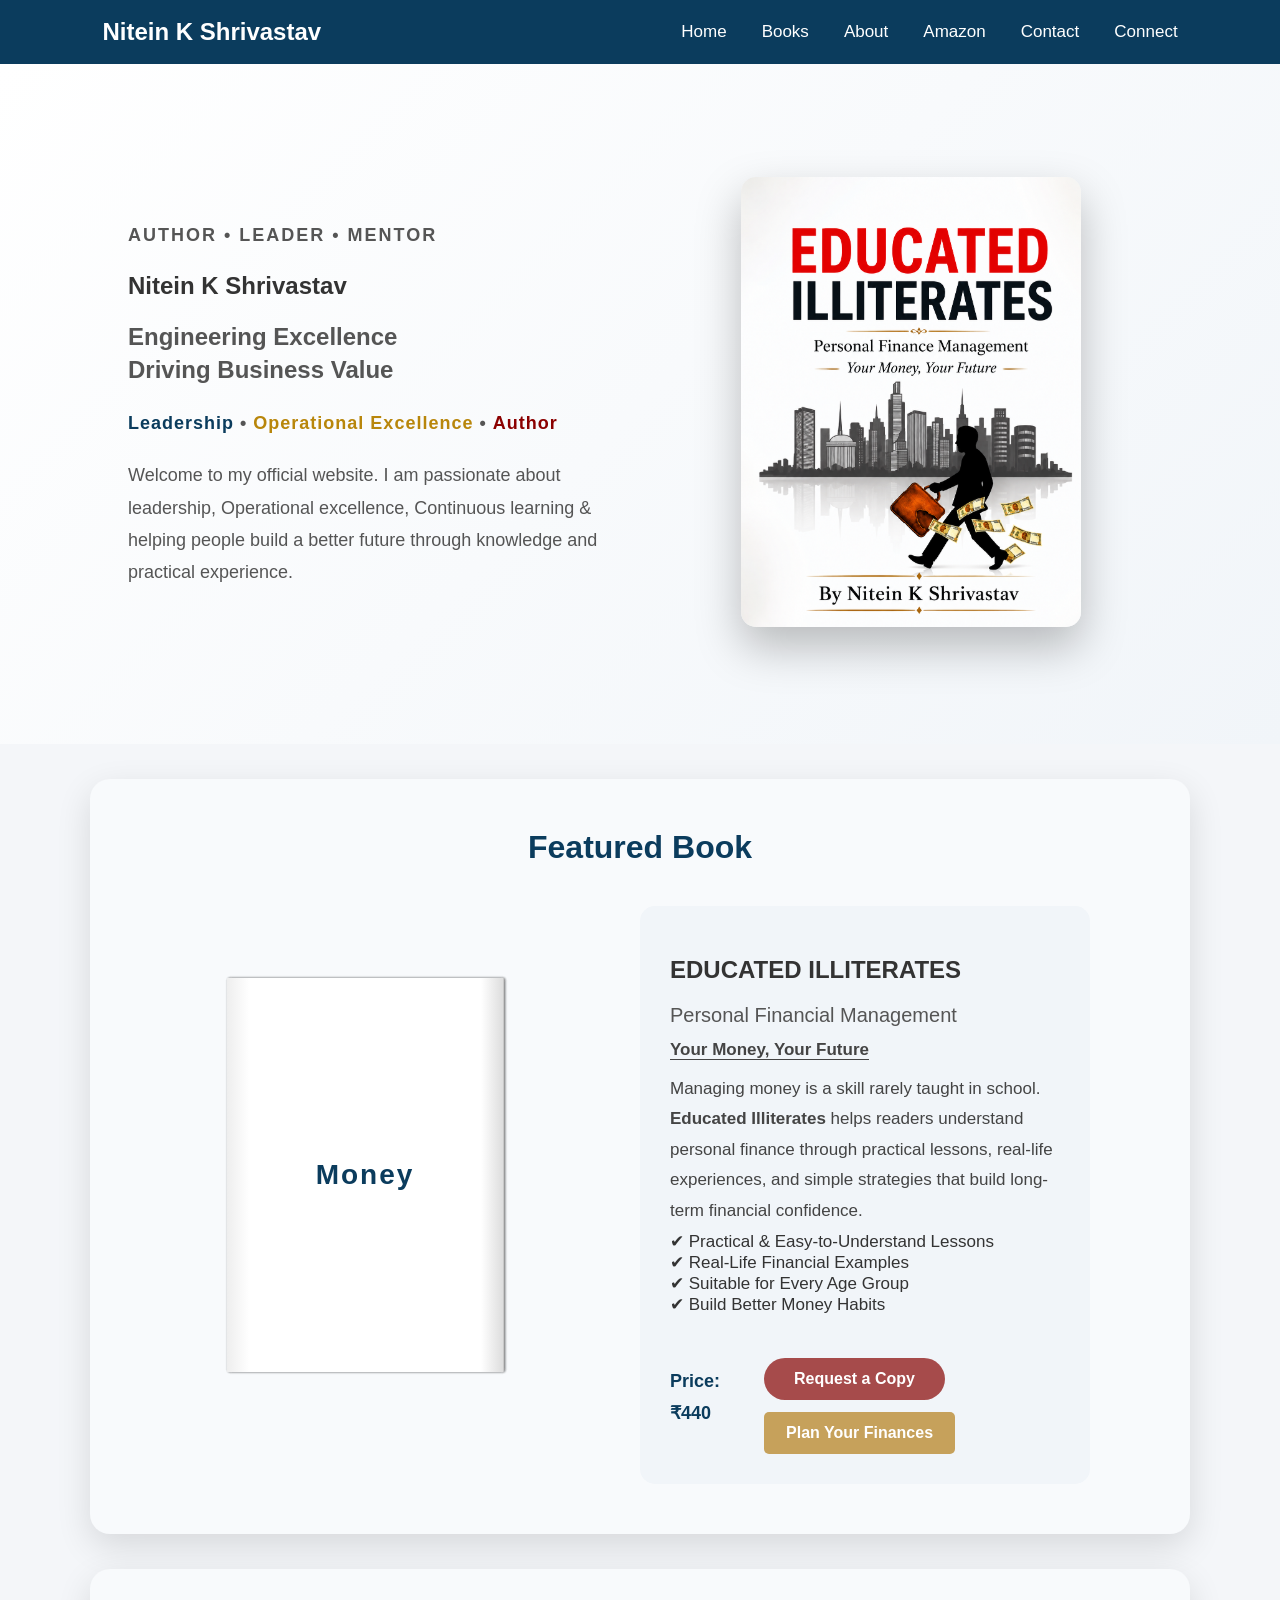
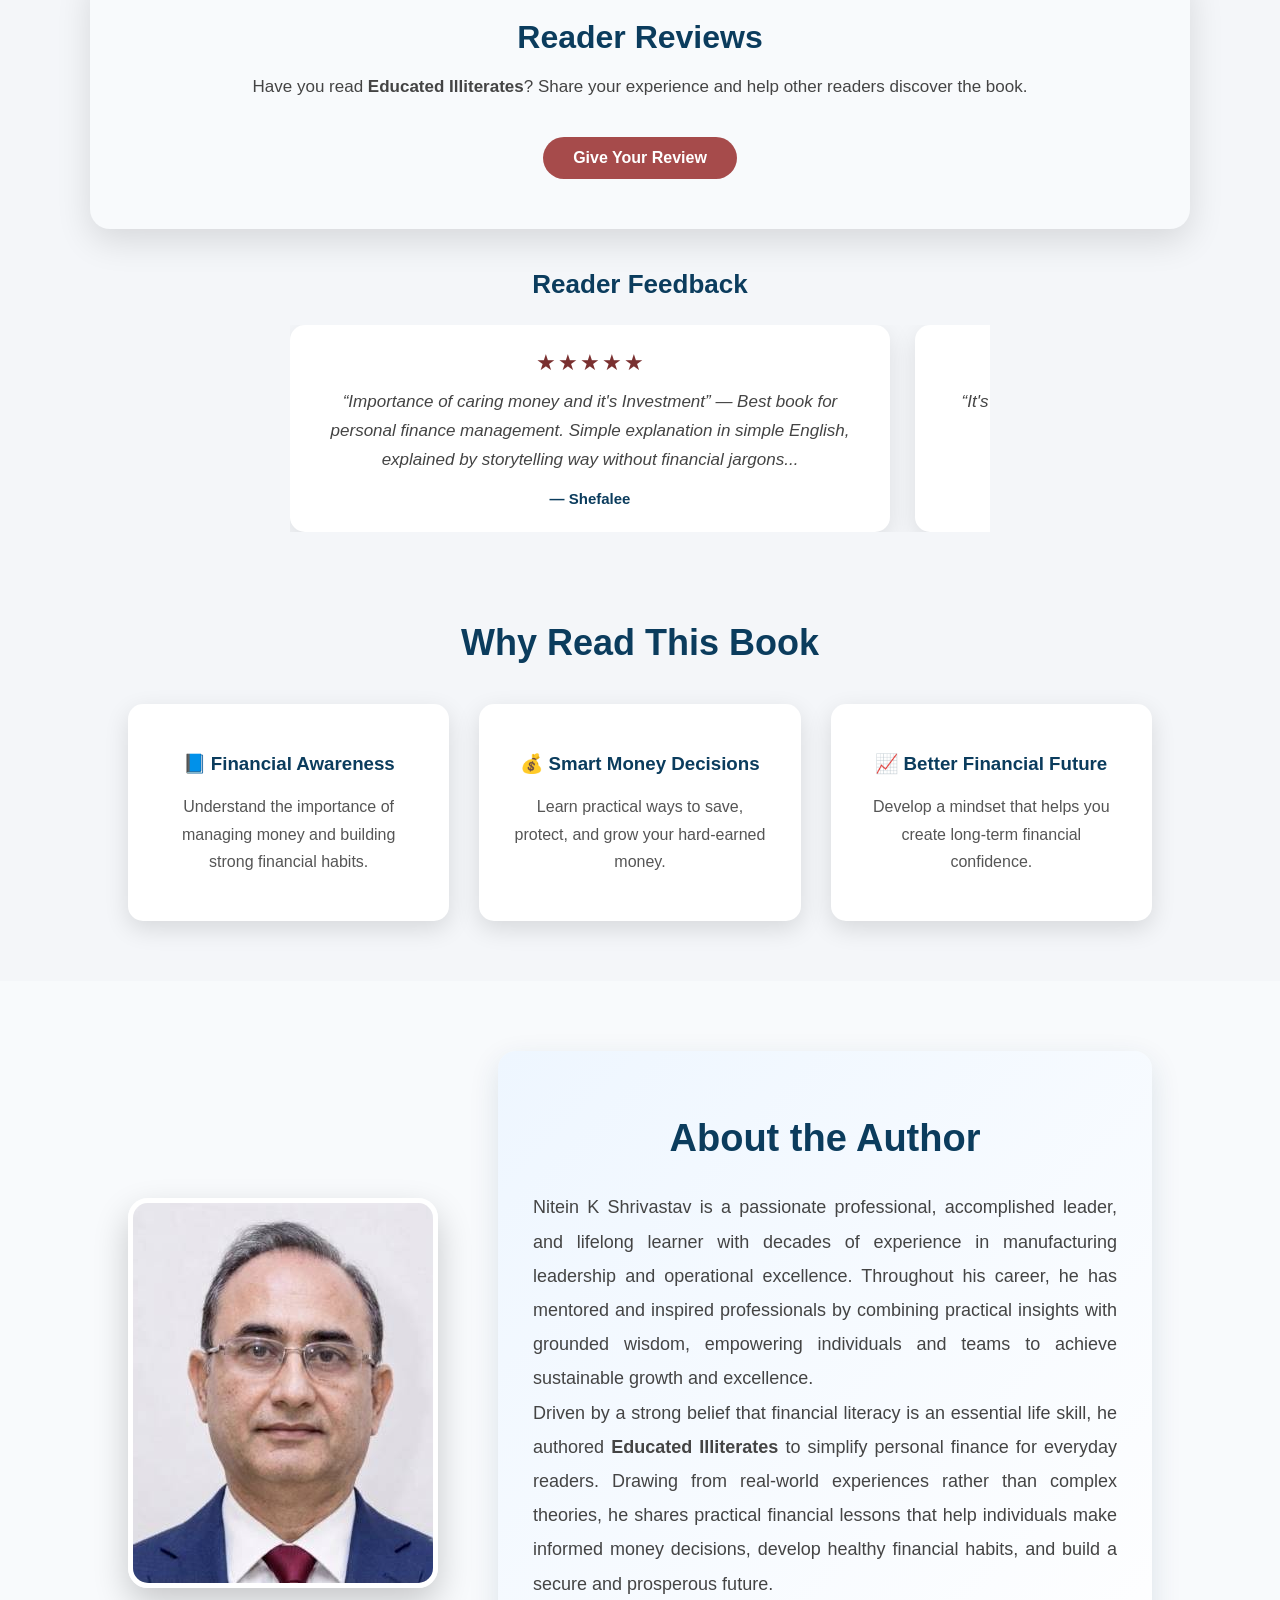
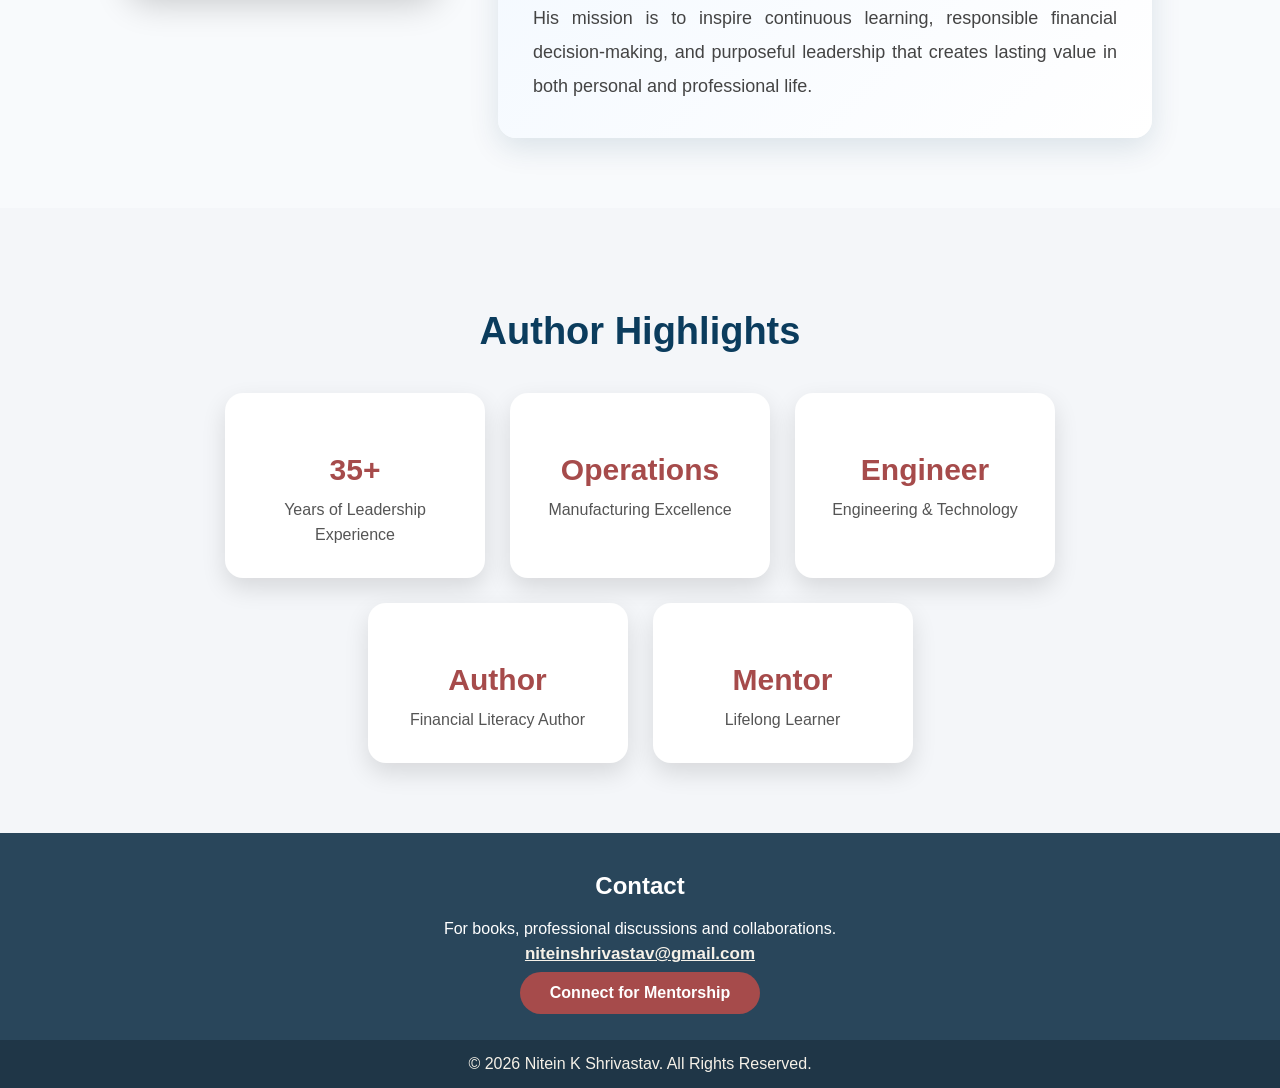
<file: index.html>
<!DOCTYPE html>
<html lang="en">
<head>
<meta charset="UTF-8">
<meta name="viewport" content="width=device-width, initial-scale=1.0">

<title>Nitein K Shrivastav | Author, Leader & Mentor</title>

<meta name="description" content="Official website of Nitein K Shrivastav, author, leader and mentor. Explore his book Educated Illiterates, focused on personal finance, financial literacy and money management.">

<meta name="keywords" content="Nitein K Shrivastav, Nitein K Shrivastav author, Educated Illiterates, personal finance book, financial literacy, money management, personal finance, author website">

<meta name="author" content="Nitein K Shrivastav">

<meta name="robots" content="index, follow">

<link rel="canonical" href="https://niteinkshrivastav.github.io/">

<link rel="stylesheet" href="style.css">

</head>

<body>

<nav class="navbar">

    <div class="logo">
        <strong>Nitein K Shrivastav</strong>
    </div>

    <ul class="nav-links">
<li><a href="#home">Home</a></li>
<li><a href="#book">Books</a></li>
<li><a href="#about">About</a></li>
<li><a href="https://www.amazon.in/Educated-Illiterates-Personal-Finance-Management-ebook/dp/B0GMXMVHQV" target="_blank">Amazon</a></li>
<li><a href="#contact">Contact</a></li>
<li><a href="https://tally.so/r/1AaPGb" target="_blank">Connect</a></li>
    </ul>

</nav>


<section id="home" class="hero">

    <div class="hero-text">

        <p class="tagline">AUTHOR • LEADER • MENTOR</p>

        <h1>Nitein K Shrivastav</h1>

       <h3 class="hero-subtitle">
Engineering Excellence<br>
Driving Business Value
</h3>

<p class="hero-tags">
<span class="leadership">Leadership</span> • 
<span class="operations">Operational Excellence</span> • 
<span class="author">Author</span>
</p>

        <p>
            Welcome to my official website. I am passionate about leadership,
            Operational excellence, Continuous learning & helping people
            build a better future through knowledge and practical experience.
        </p>

    </div>

    <div class="hero-image">

        <img src="book-cover.png" alt="Educated Illiterates by Nitein K Shrivastav – Personal Financial Management book cover">

    </div>

</section>


<section id="book" class="book-section">

<h2 class="featured-title">Featured Book</h2>

<div class="book-container">

<div class="book-image">

    <div class="book-3d">

        <div class="book-cover-face book-front">
            <img src="book-cover.png" alt="Educated Illiterates Front Cover">
        </div>

        <div class="book-pages">
            <span>Money</span>
            <span>Plan</span>
            <span>Save</span>
            <span>Invest</span>
            <span>Grow</span>
            <span>Protect</span>
        </div>

        <div class="book-cover-face book-back">
            <img src="book-cover-back.png" alt="Educated Illiterates Back Cover">
        </div>

    </div>

</div>

<div class="book-content">

<h2>EDUCATED ILLITERATES</h2>

<h3>Personal Financial Management</h3>

<p class="book-tagline">
Your Money, Your Future
</p>

<p class="book-description">
Managing money is a skill rarely taught in school. <strong>Educated Illiterates</strong> helps readers understand personal finance through practical lessons, real-life experiences, and simple strategies that build long-term financial confidence.
</p>

<ul class="book-benefits">

<li>✔ Practical & Easy-to-Understand Lessons</li>

<li>✔ Real-Life Financial Examples</li>

<li>✔ Suitable for Every Age Group</li>

<li>✔ Build Better Money Habits</li>

</ul>

<div class="book-action-row">

    <p class="book-price">
        Price: ₹440
    </p>

    <div class="book-buttons">

        <a href="https://tally.so/r/MexKzY"
           target="_blank"
           class="request-copy">
            Request a Copy
        </a>

        <a href="financial-calculator.html"
           class="plan-finances">
            Plan Your Finances
        </a>

    </div>

</div>

</div>
</section>  

<section id="reviews" class="reviews-section">

    <h2>Reader Reviews</h2>

    <p>
        Have you read <strong>Educated Illiterates</strong>?
        Share your experience and help other readers discover the book.
    </p>


    <a href="https://tally.so/r/xXWxZ9" target="_blank" class="give-review">
    Give Your Review
</a>

<form id="reviewForm" class="review-form" action="https://formspree.io/f/xeajezve" method="POST">

    <label for="reviewName">Your Name</label>
    <input type="text" id="reviewName" name="name" required>

    <label for="reviewRating">Rating</label>
    <select id="reviewRating" name="rating" required>
        <option value="">Select Rating</option>
        <option value="5">★★★★★ 5 Stars</option>
        <option value="4">★★★★☆ 4 Stars</option>
        <option value="3">★★★☆☆ 3 Stars</option>
        <option value="2">★★☆☆☆ 2 Stars</option>
        <option value="1">★☆☆☆☆ 1 Star</option>
    </select>

    <label for="reviewMessage">Your Review</label>
    <textarea id="reviewMessage" name="message" rows="5" required></textarea>

    <button type="submit">Submit Review</button>

</form>

<div id="reviewSuccess" class="review-success">
    Thank you for sharing your review.<br>
    It has been submitted for approval.
</div>

</section>

<section class="approved-reviews">
    <h3>Reader Feedback</h3>

    <div class="reviews-slider">
        <div class="reviews-track">

            <div class="review-group">

                <div class="review-card">
                    <div class="review-stars">
                        <span>★</span>
                        <span>★</span>
                        <span>★</span>
                        <span>★</span>
                        <span>★</span>
                    </div>
                    
                    <p class="review-text">
                        “Importance of caring money and it's Investment” — Best book for personal finance management. Simple explanation in simple English, explained by storytelling way without financial jargons...
                    </p>
                    <p class="review-author">— Shefalee</p>
                </div>

                <div class="review-card">
                    <div class="review-stars">
                        <span>★</span>
                        <span>★</span>
                        <span>★</span>
                        <span>★</span>
                        <span>★</span>
                    </div>
                    
                    <p class="review-text">
                        “It's very nicely elaborated information for we professionals who are busy in our field n least bothered about future investment.”
                    </p>
                    <p class="review-author">— Ajay Keshwani</p>
                </div>

                <div class="review-card">
                    <div class="review-stars">
                        <span>★</span>
                        <span>★</span>
                        <span>★</span>
                        <span>★</span>
                        <span>★</span>
                    </div>
                    
                    <p class="review-text">
                        “Excellent guide on managing Personal Investment” — Excellent, easy to understand, book on managing personal finances for people busy with routine or lacking expert knowledge on investments.
                    </p>
                    <p class="review-author">— Kindle Reader</p>
                </div>

                <div class="review-card">
                    <div class="review-stars">
                        <span>★</span>
                        <span>★</span>
                        <span>★</span>
                        <span>★</span>
                        <span>★</span>
                    </div>
                    <p class="review-text">
                        “My money, My Investment” — Fabulous, Powerful guide to financial independence, praised for simplifying complex financial concepts. Helpful for financial guidance to create Wealth for future..
                    </p>
                    <p class="review-author">— Hanumant Tomar</p>
                </div>

            </div>

            
            </div>

        </div>
    </div>
</section>

<section class="why-book">

<h2>Why Read This Book</h2>

<div class="why-container">

<div class="why-card">
<h3>📘 Financial Awareness</h3>
<p>
Understand the importance of managing money and building strong financial habits.
</p>
</div>

<div class="why-card">
<h3>💰 Smart Money Decisions</h3>
<p>
Learn practical ways to save, protect, and grow your hard-earned money.
</p>
</div>

<div class="why-card">
<h3>📈 Better Financial Future</h3>
<p>
Develop a mindset that helps you create long-term financial confidence.
</p>
</div>

</div>

</section>

<section id="about" class="about">

<div class="about-container">

<div class="about-image">
<img src="author-photo.png" alt="Nitein K Shrivastav - Author">
</div>

<div class="about-content">

<h2>About the Author</h2>

<p>
Nitein K Shrivastav is a passionate professional, accomplished leader, and lifelong learner with decades of experience in manufacturing leadership and operational excellence. Throughout his career, he has mentored and inspired professionals by combining practical insights with grounded wisdom, empowering individuals and teams to achieve sustainable growth and excellence.
</p>

<p>
Driven by a strong belief that financial literacy is an essential life skill, he authored <strong>Educated Illiterates</strong> to simplify personal finance for everyday readers. Drawing from real-world experiences rather than complex theories, he shares practical financial lessons that help individuals make informed money decisions, develop healthy financial habits, and build a secure and prosperous future.
</p>

<p>
His mission is to inspire continuous learning, responsible financial decision-making, and purposeful leadership that creates lasting value in both personal and professional life.
</p>

</div>

</div>


</section>

<section class="highlights">

<h2>Author Highlights</h2>

<div class="highlight-container">

<div class="highlight-card">
<h3>35+</h3>
<p>Years of Leadership Experience</p>
</div>

<div class="highlight-card">
<h3>Operations</h3>
<p>Manufacturing Excellence</p>
</div>

<div class="highlight-card">
<h3>Engineer</h3>
<p>Engineering & Technology</p>
</div>

<div class="highlight-card">
<h3>Author</h3>
<p>Financial Literacy Author</p>
</div>

<div class="highlight-card">
<h3>Mentor</h3>
<p>Lifelong Learner</p>
</div>

</div>

</section>

<section id="contact" class="contact">

<h2>Contact</h2>

<p>
    For books, professional discussions and collaborations.
</p>

<p>
    <a href="mailto:niteinshrivastav@gmail.com" class="contact-email">
        niteinshrivastav@gmail.com
    </a>
</p>

<p>
    <a href="https://tally.so/r/1AaPGb" target="_blank" class="mentorship-button">
        Connect for Mentorship
    </a>
</p>

</section>


<footer>
© 2026 Nitein K Shrivastav. All Rights Reserved.
</footer>

<script>
const form = document.getElementById("copyRequestForm");
const successMessage = document.getElementById("copySuccess");

form.addEventListener("submit", async function(event) {
    event.preventDefault();

    const response = await fetch(form.action, {
        method: "POST",
        body: new FormData(form),
        headers: {
            "Accept": "application/json"
        }
    });

if (response.ok) {
    form.reset();
    form.style.display = "none";
    successMessage.style.display = "block";
}
});

const reviewForm = document.getElementById("reviewForm");
const reviewSuccess = document.getElementById("reviewSuccess");

reviewForm.addEventListener("submit", async function(event) {
    event.preventDefault();

    const formData = new FormData(reviewForm);

    const response = await fetch(reviewForm.action, {
        method: "POST",
        body: formData,
        headers: {
            "Accept": "application/json"
        }
    });

    if (response.ok) {
        reviewForm.style.display = "none";
        reviewSuccess.style.display = "block";
        reviewForm.reset();
    } else {
        alert("There was a problem submitting your review. Please try again.");
    }
});

</script>

<script>
document.addEventListener("DOMContentLoaded", function () {
    const track = document.querySelector(".reviews-track");
    const group = document.querySelector(".review-group");

    if (track && group) {
        const clone = group.cloneNode(true);
        track.appendChild(clone);
    }
});
</script>
<script>
document.addEventListener("DOMContentLoaded", function () {

    const book = document.querySelector(".book-3d");

    if (!book) return;

    const observer = new IntersectionObserver(
        function (entries) {

            entries.forEach(function (entry) {

                if (entry.isIntersecting) {
                    book.classList.add("book-active");
                } else {
                    book.classList.remove("book-active");
                }

            });

        },
        {
            threshold: 0.4
        }
    );

    observer.observe(book);
});
</script>

</body>
</html>
</body>
</html>
</file>
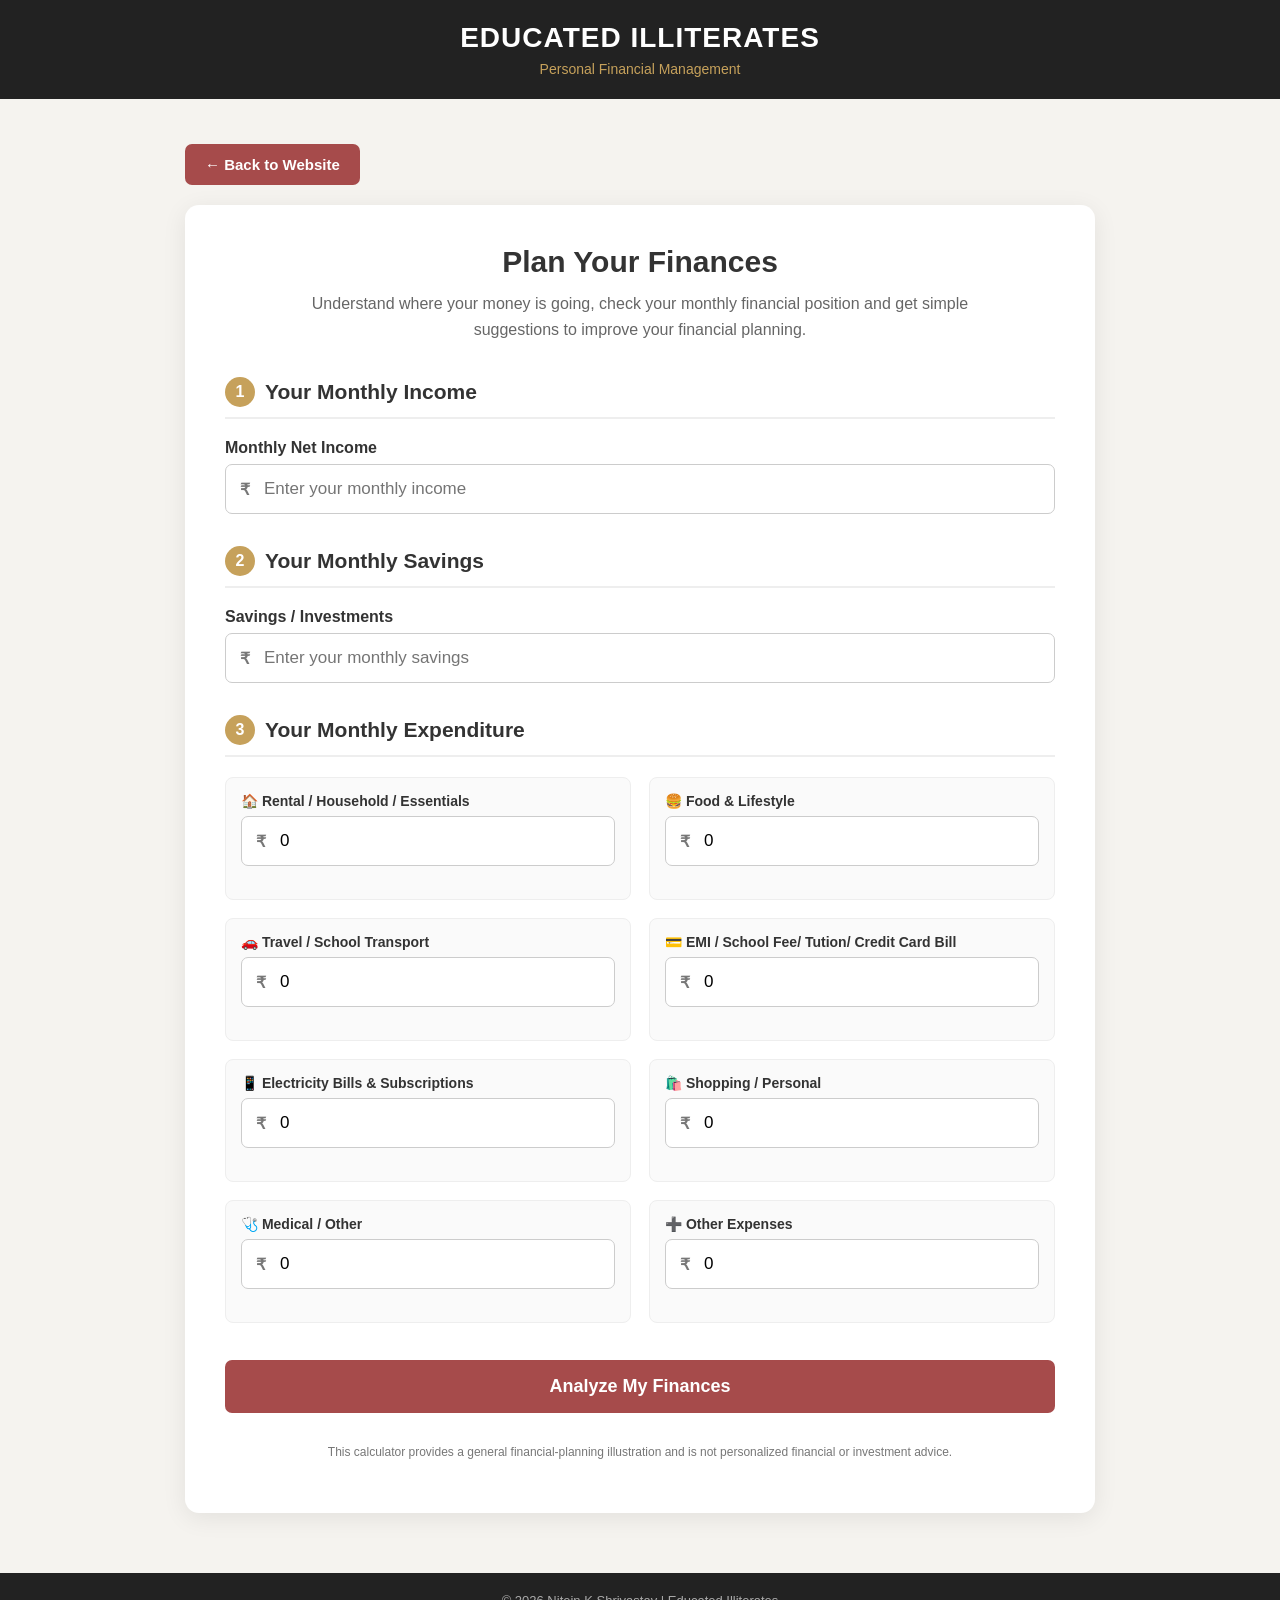
<file: financial-calculator.html>
<!DOCTYPE html>
<html lang="en">
<head>
<meta charset="UTF-8">
<meta name="viewport" content="width=device-width, initial-scale=1.0">

<title>Plan Your Finances | Educated Illiterates</title>

<style>

/* =========================
   GENERAL
========================= */

* {
    box-sizing: border-box;
}

body {
    margin: 0;
    font-family: Arial, sans-serif;
    background: #f5f3ef;
    color: #333;
}

/* =========================
   HEADER
========================= */

header {
    background: #222;
    color: white;
    padding: 22px 20px;
    text-align: center;
}

header h1 {
    margin: 0;
    font-size: 28px;
    letter-spacing: 1px;
}

header p {
    margin: 7px 0 0;
    color: #c6a15b;
    font-size: 14px;
}

/* =========================
   MAIN
========================= */

.calculator-container {
    max-width: 950px;
    margin: 45px auto;
    padding: 0 20px;
}

.calculator-card {
    background: white;
    padding: 40px;
    border-radius: 14px;
    box-shadow: 0 5px 25px rgba(0,0,0,0.08);
}

/* =========================
   TITLE
========================= */

.calculator-card h2 {
    text-align: center;
    margin: 0;
    font-size: 30px;
}

.intro {
    text-align: center;
    color: #666;
    line-height: 1.6;
    max-width: 700px;
    margin: 12px auto 35px;
}

/* =========================
   SECTIONS
========================= */

.finance-section {
    margin-bottom: 32px;
}

.section-title {
    display: flex;
    align-items: center;
    gap: 10px;
    border-bottom: 2px solid #eee;
    padding-bottom: 10px;
    margin-bottom: 20px;
}

.section-title h3 {
    margin: 0;
    font-size: 21px;
}

.section-number {
    background: #c6a15b;
    color: white;
    width: 30px;
    height: 30px;
    border-radius: 50%;
    display: flex;
    align-items: center;
    justify-content: center;
    font-weight: bold;
}

/* =========================
   INPUTS
========================= */

.form-group {
    margin-bottom: 18px;
}

.form-group label {
    display: block;
    font-weight: bold;
    margin-bottom: 7px;
}

.input-wrapper {
    position: relative;
}

.currency {
    position: absolute;
    left: 15px;
    top: 50%;
    transform: translateY(-50%);
    font-weight: bold;
    color: #777;
}

.form-group input {
    width: 100%;
    padding: 14px 15px 14px 38px;
    border: 1px solid #ccc;
    border-radius: 7px;
    font-size: 17px;
    transition: 0.2s;
}

.form-group input:focus {
    outline: none;
    border-color: #c6a15b;
    box-shadow: 0 0 0 2px rgba(198,161,91,0.12);
}

/* =========================
   EXPENSE GRID
========================= */

.expense-grid {
    display: grid;
    grid-template-columns: 1fr 1fr;
    gap: 18px;
}

.expense-item {
    background: #fafafa;
    padding: 15px;
    border-radius: 8px;
    border: 1px solid #eee;
}

.expense-item label {
    font-size: 14px;
}

/* =========================
   BUTTON
========================= */

.calculate-btn {
    width: 100%;
    padding: 16px;
    background: #A64B4B;
    color: white;
    border: none;
    border-radius: 7px;
    font-size: 18px;
    font-weight: bold;
    cursor: pointer;
    transition: 0.3s;
    margin-top: 5px;
}

.calculate-btn:hover {
    background: #8f3f3f;
}

/* =========================
   RESULT
========================= */

#result {
    display: none;
    margin-top: 40px;
}

.result-box {
    padding: 28px;
    border-radius: 10px;
}

.good {
    background: #e9f6ed;
    border: 1px solid #9ed0aa;
}

.warning {
    background: #fff4df;
    border: 1px solid #e2bd70;
}

.danger {
    background: #fdeaea;
    border: 1px solid #df9a9a;
}

.result-box h3 {
    text-align: center;
    margin-top: 0;
    font-size: 25px;
}

.result-message {
    text-align: center;
    line-height: 1.7;
}

/* =========================
   SUMMARY
========================= */

.summary-grid {
    display: grid;
    grid-template-columns: repeat(2, 1fr);
    gap: 12px;
    margin: 25px 0;
}

.summary-item {
    background: white;
    border: 1px solid #eee;
    padding: 16px;
    border-radius: 7px;
}

.summary-label {
    display: block;
    color: #777;
    font-size: 13px;
    margin-bottom: 5px;
}

.summary-value {
    font-size: 20px;
    font-weight: bold;
}

/* =========================
   FINANCIAL STATUS
========================= */

.status-box {
    background: white;
    padding: 18px;
    border-radius: 8px;
    margin-top: 20px;
    text-align: center;
    border: 1px solid #eee;
}

.status-box strong {
    font-size: 20px;
}

/* =========================
   SUGGESTIONS
========================= */

.suggestions {
    margin-top: 25px;
    background: white;
    padding: 22px;
    border-radius: 8px;
    border: 1px solid #eee;
}

.suggestions h4 {
    margin-top: 0;
    color: #A64B4B;
    font-size: 20px;
}

.suggestions ul {
    padding-left: 20px;
    margin-bottom: 0;
}

.suggestions li {
    margin-bottom: 13px;
    line-height: 1.6;
}

/* =========================
   BREAKDOWN
========================= */

.breakdown {
    margin-top: 25px;
}

.breakdown h4 {
    margin-bottom: 15px;
}

.breakdown-row {
    display: flex;
    justify-content: space-between;
    padding: 10px 0;
    border-bottom: 1px solid #eee;
}

.breakdown-row:last-child {
    border-bottom: none;
}

/* =========================
   RESET
========================= */

.reset-btn {
    margin-top: 20px;
    background: transparent;
    border: 1px solid #A64B4B;
    color: #A64B4B;
    padding: 11px 20px;
    border-radius: 6px;
    cursor: pointer;
    font-weight: bold;
}

.reset-btn:hover {
    background: #A64B4B;
    color: white;
}

/* =========================
   DISCLAIMER
========================= */

.disclaimer {
    margin-top: 30px;
    font-size: 12px;
    color: #777;
    text-align: center;
    line-height: 1.5;
}

/* =========================
   FOOTER
========================= */

footer {
    background: #222;
    color: #aaa;
    text-align: center;
    padding: 20px;
    margin-top: 60px;
    font-size: 13px;
}

/* =========================
   MOBILE
========================= */

@media (max-width: 650px) {

    .calculator-container {
        margin: 25px auto;
    }

    .calculator-card {
        padding: 25px 18px;
    }

    .calculator-card h2 {
        font-size: 25px;
    }

    .expense-grid {
        grid-template-columns: 1fr;
        gap: 12px;
    }

    .summary-grid {
        grid-template-columns: 1fr;
    }

    header h1 {
        font-size: 23px;
    }

}

/* =========================
   BACK TO WEBSITE BUTTON
========================= */

.back-to-website {
    display: inline-block;
    padding: 12px 20px;
    margin-bottom: 20px;
    background: #A64B4B;
    color: #ffffff !important;
    text-decoration: none !important;
    border-radius: 7px;
    font-weight: bold;
    font-size: 15px;
    transition: 0.3s;
}

.back-to-website:hover {
    background: #8f3f3f;
    color: #ffffff !important;
    text-decoration: none !important;
}

</style>
</head>


<body>

<header>

<h1>EDUCATED ILLITERATES</h1>

<p>Personal Financial Management</p>

</header>


<main class="calculator-container">
    
    <a href="index.html" class="back-to-website">
    ← Back to Website
</a>

<div class="calculator-card">

<h2>Plan Your Finances</h2>

<p class="intro">
Understand where your money is going, check your monthly financial
position and get simple suggestions to improve your financial planning.
</p>


<!-- =========================
     1. INCOME
========================= -->

<div class="finance-section">

<div class="section-title">

<div class="section-number">1</div>

<h3>Your Monthly Income</h3>

</div>


<div class="form-group">

<label for="income">
Monthly Net Income
</label>

<div class="input-wrapper">

<span class="currency">₹</span>

<input
type="number"
id="income"
placeholder="Enter your monthly income"
min="0"
>

</div>

</div>

</div>


<!-- =========================
     2. SAVINGS
========================= -->

<div class="finance-section">

<div class="section-title">

<div class="section-number">2</div>

<h3>Your Monthly Savings</h3>

</div>


<div class="form-group">

<label for="savings">
Savings / Investments
</label>

<div class="input-wrapper">

<span class="currency">₹</span>

<input
type="number"
id="savings"
placeholder="Enter your monthly savings"
min="0"
>

</div>

</div>

</div>


<!-- =========================
     3. EXPENDITURE
========================= -->

<div class="finance-section">

<div class="section-title">

<div class="section-number">3</div>

<h3>Your Monthly Expenditure</h3>

</div>


<div class="expense-grid">


<!-- ESSENTIAL -->

<div class="expense-item">

<div class="form-group">

<label for="essential">🏠 Rental / Household / Essentials
</label>

<div class="input-wrapper">

<span class="currency">₹</span>

<input
type="number"
id="essential"
placeholder="Amount"
min="0"
value="0"
>

</div>

</div>

</div>


<!-- FOOD -->

<div class="expense-item">

<div class="form-group">

<label for="food">
🍔 Food & Lifestyle
</label>

<div class="input-wrapper">

<span class="currency">₹</span>

<input
type="number"
id="food"
placeholder="Amount"
min="0"
value="0"
>

</div>

</div>

</div>


<!-- TRAVEL -->

<div class="expense-item">

<div class="form-group">

<label for="travel">
🚗 Travel / School Transport
</label>

<div class="input-wrapper">

<span class="currency">₹</span>

<input
type="number"
id="travel"
placeholder="Amount"
min="0"
value="0"
>

</div>

</div>

</div>


<!-- EMI -->

<div class="expense-item">

<div class="form-group">

<label for="emi">
💳 EMI / School Fee/ Tution/ Credit Card Bill
</label>

<div class="input-wrapper">

<span class="currency">₹</span>

<input
type="number"
id="emi"
placeholder="Amount"
min="0"
value="0"
>

</div>

</div>

</div>


<!-- BILLS -->

<div class="expense-item">

<div class="form-group">

<label for="bills">
📱 Electricity Bills & Subscriptions
</label>

<div class="input-wrapper">

<span class="currency">₹</span>

<input
type="number"
id="bills"
placeholder="Amount"
min="0"
value="0"
>

</div>

</div>

</div>


<!-- SHOPPING -->

<div class="expense-item">

<div class="form-group">

<label for="shopping">
🛍️ Shopping / Personal
</label>

<div class="input-wrapper">

<span class="currency">₹</span>

<input
type="number"
id="shopping"
placeholder="Amount"
min="0"
value="0"
>

</div>

</div>

</div>


<!-- MEDICAL -->

<div class="expense-item">

<div class="form-group">

<label for="medical">
🩺 Medical / Other
</label>

<div class="input-wrapper">

<span class="currency">₹</span>

<input
type="number"
id="medical"
placeholder="Amount"
min="0"
value="0"
>

</div>

</div>

</div>


<!-- OTHER -->

<div class="expense-item">

<div class="form-group">

<label for="other">
➕ Other Expenses
</label>

<div class="input-wrapper">

<span class="currency">₹</span>

<input
type="number"
id="other"
placeholder="Amount"
min="0"
value="0"
>

</div>

</div>

</div>


</div>

</div>


<!-- =========================
     ANALYZE
========================= -->

<button
class="calculate-btn"
onclick="analyzeFinances()">

Analyze My Finances

</button>


<!-- =========================
     RESULT
========================= -->

<div id="result"></div>


<p class="disclaimer">
This calculator provides a general financial-planning illustration
and is not personalized financial or investment advice.
</p>


</div>

</main>


<footer>

© 2026 Nitein K Shrivastav | Educated Illiterates

</footer>


<script>

/* =========================
   FORMAT RUPEES
========================= */

function formatRupees(amount) {

    return "₹" + Math.round(amount).toLocaleString("en-IN");

}


/* =========================
   GET INPUT VALUE
========================= */

function getValue(id) {

    const value =
        parseFloat(document.getElementById(id).value);

    return isNaN(value) ? 0 : value;

}


/* =========================
   ANALYZE FINANCES
========================= */

function analyzeFinances() {

    const income = getValue("income");

    const savings = getValue("savings");


    /* =========================
       VALIDATE INCOME
    ========================= */

    if (income <= 0) {

        alert("Please enter your monthly net income.");

        return;

    }


    /* =========================
       EXPENSE VALUES
    ========================= */

    const essential = getValue("essential");
    const food = getValue("food");
    const travel = getValue("travel");
    const emi = getValue("emi");
    const bills = getValue("bills");
    const shopping = getValue("shopping");
    const medical = getValue("medical");
    const other = getValue("other");


    /* =========================
       TOTALS
    ========================= */

    const totalExpenses =
        essential +
        food +
        travel +
        emi +
        bills +
        shopping +
        medical +
        other;


    const totalOutflow =
        totalExpenses + savings;


    const balance =
        income - totalOutflow;


    const savingsRate =
        (savings / income) * 100;


    const expenseRate =
        (totalExpenses / income) * 100;


    const emiRate =
        (emi / income) * 100;


    const lifestyleTotal =
        food + shopping;


    const lifestyleRate =
        (lifestyleTotal / income) * 100;


    /* =========================
       FIND LARGEST CATEGORY
    ========================= */

    const expenses = {

        "Rental / Household / Essentials": essential,

        "Food & Lifestyle": food,

        "Travel / School Transport": travel,

        "EMI / School Fee/ Tution/ Credit Card Bill": emi,

        "Electricity Bills & Subscriptions": bills,

        "Shopping / Personal": shopping,

        "Medical / Other": medical,

        "Other Expenses": other

    };


    let largestCategory = "";
    let largestAmount = 0;


    for (const category in expenses) {

        if (expenses[category] > largestAmount) {

            largestAmount = expenses[category];

            largestCategory = category;

        }

    }


    const result =
        document.getElementById("result");


    result.style.display = "block";


    let resultClass = "";
    let title = "";
    let message = "";

    let suggestions = [];


    /* ==================================================
       CASE 1
       EXPENDITURE + SAVINGS > INCOME
    ================================================== */

    if (balance < 0) {

        resultClass = "danger";


        const shortage =
            Math.abs(balance);


        title =
            "🔴 Your monthly outflow is higher than your income";


        message = `
        Your income is <strong>${formatRupees(income)}</strong>,
        while your savings and expenditure together are
        <strong>${formatRupees(totalOutflow)}</strong>.

        You currently have a monthly shortfall of
        <strong>${formatRupees(shortage)}</strong>.
        `;


        /* ZERO SAVINGS + DEFICIT */

        if (savings === 0) {

            suggestions.push(
                `You are currently saving <strong>₹0</strong>. Your first priority should be to bring your expenditure below your income. Once you create a surplus, start with a small and regular savings amount.`
            );

        }


        /* SAVING WHILE IN DEFICIT */

        else {

            suggestions.push(
                `You are currently saving ${formatRupees(savings)}, but your overall monthly outflow is still higher than your income. Consider temporarily reviewing your savings amount while you work on balancing your monthly cash flow.`
            );

        }


        /* LARGEST EXPENSE */

        if (largestCategory && largestAmount > 0) {

            suggestions.push(
                `Your largest expenditure category is <strong>${largestCategory}</strong> at ${formatRupees(largestAmount)}. This is the first area you should review for possible reductions.`
            );

        }


        /* EMI */

        if (emiRate > 30) {

            suggestions.push(
                `Your EMI/loan payments are around <strong>${emiRate.toFixed(1)}%</strong> of your income. This is a significant commitment. Avoid taking on additional debt and review your repayment strategy.`
            );

        }


        /* LIFESTYLE */

        if (lifestyleRate > 20) {

            suggestions.push(
                `Food, lifestyle and shopping together account for about <strong>${lifestyleRate.toFixed(1)}%</strong> of your income. Look for areas where discretionary spending can be reduced.`
            );

        }


        /* BILLS */

        if (bills > 0) {

            suggestions.push(
                "Review subscriptions and recurring bills. Cancel or reduce services that are not essential."
            );

        }


        /* FINAL ACTION */

        suggestions.push(
            `Your immediate target should be to reduce your monthly outflow by at least <strong>${formatRupees(shortage)}</strong> so that your finances return to balance.`
        );


        suggestions.push(
            "After your budget becomes balanced, focus on creating a small emergency fund and then gradually increase your savings."
        );

    }


    /* ==================================================
       CASE 2
       NO SAVINGS BUT POSITIVE BALANCE
    ================================================== */

    else if (savings === 0 && balance > 0) {

        resultClass = "warning";


        title =
            "🟡 You have money left, but you're not saving yet";


        message = `
        After your current expenditure,
        you have <strong>${formatRupees(balance)}</strong>
        remaining each month.

        However, your current savings are
        <strong>₹0</strong>.
        `;


        suggestions.push(
            `Consider starting a regular savings habit. You could begin by setting aside a manageable amount from your ${formatRupees(balance)} monthly balance.`
        );


        if (balance >= income * 0.10) {

            suggestions.push(
                `You have enough monthly room to consider saving a meaningful portion of your remaining balance rather than allowing it to disappear into additional spending.`
            );

        }


        suggestions.push(
            "Start building an emergency fund before increasing discretionary spending."
        );


        suggestions.push(
            "Automating a fixed saving amount soon after receiving your income can help make saving consistent."
        );


        if (largestCategory) {

            suggestions.push(
                `Your largest expense is <strong>${largestCategory}</strong> at ${formatRupees(largestAmount)}. Keep monitoring this category as your income and lifestyle change.`
            );

        }

    }


    /* ==================================================
       CASE 3
       SAVINGS BELOW 10%
    ================================================== */

    else if (savingsRate < 10 && balance >= 0) {

        resultClass = "warning";


        title =
            "🟡 Your savings could be stronger";


        message = `
        You are currently saving
        <strong>${formatRupees(savings)}</strong>
        per month, which is about
        <strong>${savingsRate.toFixed(1)}%</strong>
        of your income.
        `;


        suggestions.push(
            "Consider gradually increasing your savings rather than trying to make a large change all at once."
        );


        suggestions.push(
            "Review your discretionary spending and redirect part of it toward savings."
        );


        if (largestCategory) {

            suggestions.push(
                `Your largest expense is <strong>${largestCategory}</strong> at ${formatRupees(largestAmount)}. A small reduction here could help increase your savings.`
            );

        }


        suggestions.push(
            "Build an emergency fund before taking on unnecessary financial commitments."
        );

    }


    /* ==================================================
       CASE 4
       HEALTHY SAVINGS
    ================================================== */

    else {

        resultClass = "good";


        title =
            "🟢 You are building a positive financial position";


        message = `
        You are saving
        <strong>${formatRupees(savings)}</strong>
        per month and have
        <strong>${formatRupees(balance)}</strong>
        remaining after savings and expenditure.
        `;


        suggestions.push(
            `Your current savings rate is approximately <strong>${savingsRate.toFixed(1)}%</strong> of your income. Continue maintaining a consistent savings habit.`
        );


        suggestions.push(
            "Keep an emergency fund for unexpected expenses before increasing lifestyle commitments."
        );


        suggestions.push(
            "Set specific financial goals so your savings have a clear purpose."
        );


        if (largestCategory) {

            suggestions.push(
                `Your largest expenditure category is <strong>${largestCategory}</strong> at ${formatRupees(largestAmount)}. Continue monitoring it so that lifestyle inflation does not reduce your future savings.`
            );

        }


        if (emiRate > 30) {

            suggestions.push(
                `Although your overall position is positive, EMI/loan payments are around <strong>${emiRate.toFixed(1)}%</strong> of income. Consider reducing debt before taking on additional commitments.`
            );

        }

    }


    /* ==================================================
       BUILD SUGGESTIONS
    ================================================== */

    let suggestionHTML = "";


    suggestions.forEach(function(item) {

        suggestionHTML += `<li>${item}</li>`;

    });


    /* =========================
       BALANCE LABEL
    ========================= */

    let balanceLabel;


    if (balance < 0) {

        balanceLabel = "Monthly Shortfall";

    } else {

        balanceLabel = "Remaining Balance";

    }


    /* =========================
       RESULT HTML
    ========================= */

    result.innerHTML = `

    <div class="result-box ${resultClass}">

        <h3>${title}</h3>


        <p class="result-message">
            ${message}
        </p>


        <div class="summary-grid">


            <div class="summary-item">

                <span class="summary-label">
                    Monthly Income
                </span>

                <span class="summary-value">
                    ${formatRupees(income)}
                </span>

            </div>


            <div class="summary-item">

                <span class="summary-label">
                    Monthly Savings
                </span>

                <span class="summary-value">
                    ${formatRupees(savings)}
                </span>

            </div>


            <div class="summary-item">

                <span class="summary-label">
                    Total Expenditure
                </span>

                <span class="summary-value">
                    ${formatRupees(totalExpenses)}
                </span>

            </div>


            <div class="summary-item">

                <span class="summary-label">
                    Total Monthly Outflow
                </span>

                <span class="summary-value">
                    ${formatRupees(totalOutflow)}
                </span>

            </div>


            <div class="summary-item">

                <span class="summary-label">
                    ${balanceLabel}
                </span>

                <span class="summary-value">
                    ${formatRupees(Math.abs(balance))}
                </span>

            </div>


            <div class="summary-item">

                <span class="summary-label">
                    Savings Rate
                </span>

                <span class="summary-value">
                    ${savingsRate.toFixed(1)}%
                </span>

            </div>


        </div>


        <div class="status-box">

            <strong>Financial Snapshot</strong>

            <p>
                You are using approximately
                <strong>${expenseRate.toFixed(1)}%</strong>
                of your income for expenditure.
            </p>

        </div>


        <div class="breakdown">

            <h4>📊 Your Expenditure Breakdown</h4>


            <div class="breakdown-row">
                <span>🏠 Rental / Household / Essentials</span>
                <strong>${formatRupees(essential)}</strong>
            </div>


            <div class="breakdown-row">
                <span>🍔 Food & Lifestyle</span>
                <strong>${formatRupees(food)}</strong>
            </div>


            <div class="breakdown-row">
                <span>🚗 Travel / School Transport</span>
                <strong>${formatRupees(travel)}</strong>
            </div>


            <div class="breakdown-row">
                <span>💳 EMI / School Fee/ Tution/ Credit Card Bill</span>
                <strong>${formatRupees(emi)}</strong>
            </div>


            <div class="breakdown-row">                <span>📱 Electricity Bills & Subscriptions</span>
                <strong>${formatRupees(bills)}</strong>
            </div>


            <div class="breakdown-row">
                <span>🛍️ Shopping / Personal</span>
                <strong>${formatRupees(shopping)}</strong>
            </div>


            <div class="breakdown-row">
                <span>🩺 Medical / Other</span>
                <strong>${formatRupees(medical)}</strong>
            </div>


            <div class="breakdown-row">
                <span>➕ Other Expenses</span>
                <strong>${formatRupees(other)}</strong>
            </div>


        </div>


        <div class="suggestions">

            <h4>💡 Suggestions for You</h4>

            <ul>
                ${suggestionHTML}
            </ul>

        </div>


        <button
            class="reset-btn"
            onclick="resetCalculator()">

            Start Again

        </button>


    </div>

    `;


    /* =========================
       SCROLL TO RESULT
    ========================= */

    result.scrollIntoView({

        behavior: "smooth",

        block: "start"

    });

}


/* =========================
   RESET CALCULATOR
========================= */

function resetCalculator() {

    document
        .querySelectorAll("input")
        .forEach(function(input) {

            if (
                input.id === "essential" ||
                input.id === "food" ||
                input.id === "travel" ||
                input.id === "emi" ||
                input.id === "bills" ||
                input.id === "shopping" ||
                input.id === "medical" ||
                input.id === "other"
            ) {

                input.value = 0;

            } else {

                input.value = "";

            }

        });


    const result =
        document.getElementById("result");


    result.style.display = "none";

    result.innerHTML = "";


    window.scrollTo({

        top: 0,

        behavior: "smooth"

    });

}

</script>

</body>
</html>
</file>
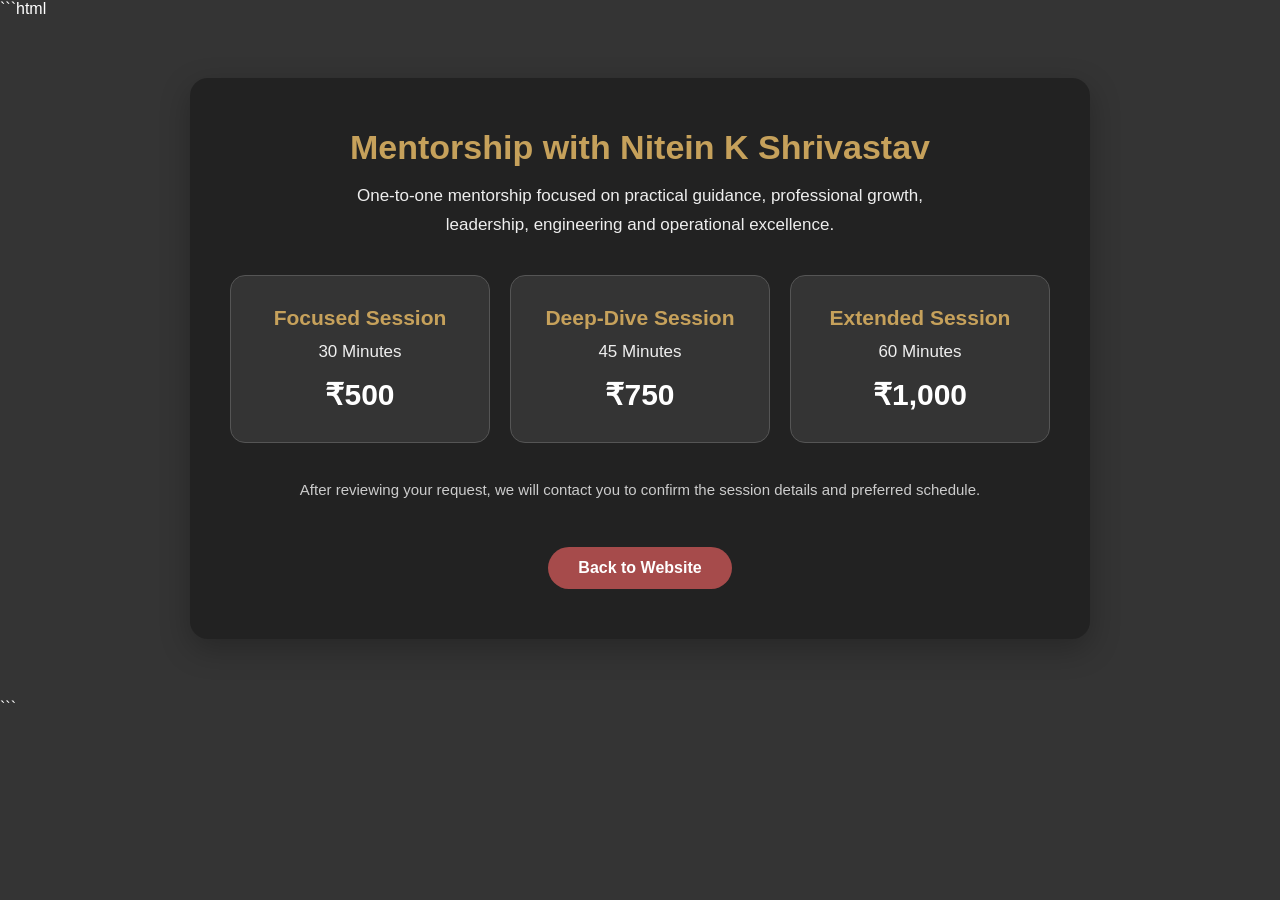
<file: mentorship.html>
```html
<!DOCTYPE html>
<html lang="en">
<head>
    <meta charset="UTF-8">
    <meta name="viewport" content="width=device-width, initial-scale=1.0">

    <title>Mentorship | Nitein K Shrivastav</title>

    <meta name="description" content="Connect with Nitein K Shrivastav for one-to-one professional mentorship and guidance.">

    <style>
        * {
            box-sizing: border-box;
        }

        body {
            margin: 0;
            font-family: Arial, sans-serif;
            background: #343434;
            color: #ffffff;
            min-height: 100vh;
        }

        .mentorship-container {
            width: 90%;
            max-width: 900px;
            margin: 60px auto;
            background: #222222;
            padding: 50px 35px;
            border-radius: 18px;
            box-shadow: 0 10px 30px rgba(0, 0, 0, 0.25);
            text-align: center;
        }

        h1 {
            margin: 0 0 15px 0;
            color: #c6a15b;
            font-size: 34px;
        }

        .intro {
            max-width: 650px;
            margin: 0 auto 35px auto;
            font-size: 17px;
            line-height: 1.7;
            color: #eeeeee;
        }

        .packages {
            display: flex;
            justify-content: center;
            gap: 20px;
            flex-wrap: wrap;
            margin-top: 30px;
        }

        .package {
            flex: 1 1 220px;
            max-width: 260px;
            padding: 30px 20px;
            background: #343434;
            border: 1px solid #555555;
            border-radius: 15px;
        }

        .package h2 {
            margin: 0 0 12px 0;
            color: #c6a15b;
            font-size: 21px;
        }

        .duration {
            font-size: 17px;
            margin-bottom: 15px;
            color: #eeeeee;
        }

        .price {
            font-size: 30px;
            font-weight: bold;
            color: #ffffff;
        }

        .note {
            margin-top: 35px;
            font-size: 15px;
            line-height: 1.6;
            color: #cccccc;
        }

        .back-home {
            display: inline-block;
            margin-top: 30px;
            padding: 12px 30px;
            background: #A64B4B;
            color: #ffffff;
            text-decoration: none;
            border-radius: 25px;
            font-size: 16px;
            font-weight: bold;
        }

        .back-home:hover {
            background: #8f3f3f;
        }

        @media (max-width: 600px) {
            .mentorship-container {
                margin: 30px auto;
                padding: 40px 20px;
            }

            h1 {
                font-size: 28px;
            }

            .package {
                max-width: 100%;
            }
        }
    </style>
</head>

<body>

    <div class="mentorship-container">

        <h1>Mentorship with Nitein K Shrivastav</h1>

        <p class="intro">
            One-to-one mentorship focused on practical guidance,
            professional growth, leadership, engineering and
            operational excellence.
        </p>

        <div class="packages">

            <div class="package">
                <h2>Focused Session</h2>
                <div class="duration">30 Minutes</div>
                <div class="price">₹500</div>
            </div>

            <div class="package">
                <h2>Deep-Dive Session</h2>
                <div class="duration">45 Minutes</div>
                <div class="price">₹750</div>
            </div>

            <div class="package">
                <h2>Extended Session</h2>
                <div class="duration">60 Minutes</div>
                <div class="price">₹1,000</div>
            </div>

        </div>

        <p class="note">
            After reviewing your request, we will contact you to
            confirm the session details and preferred schedule.
        </p>

        <a href="index.html" class="back-home">
            Back to Website
        </a>

    </div>

</body>
</html>
```
</file>
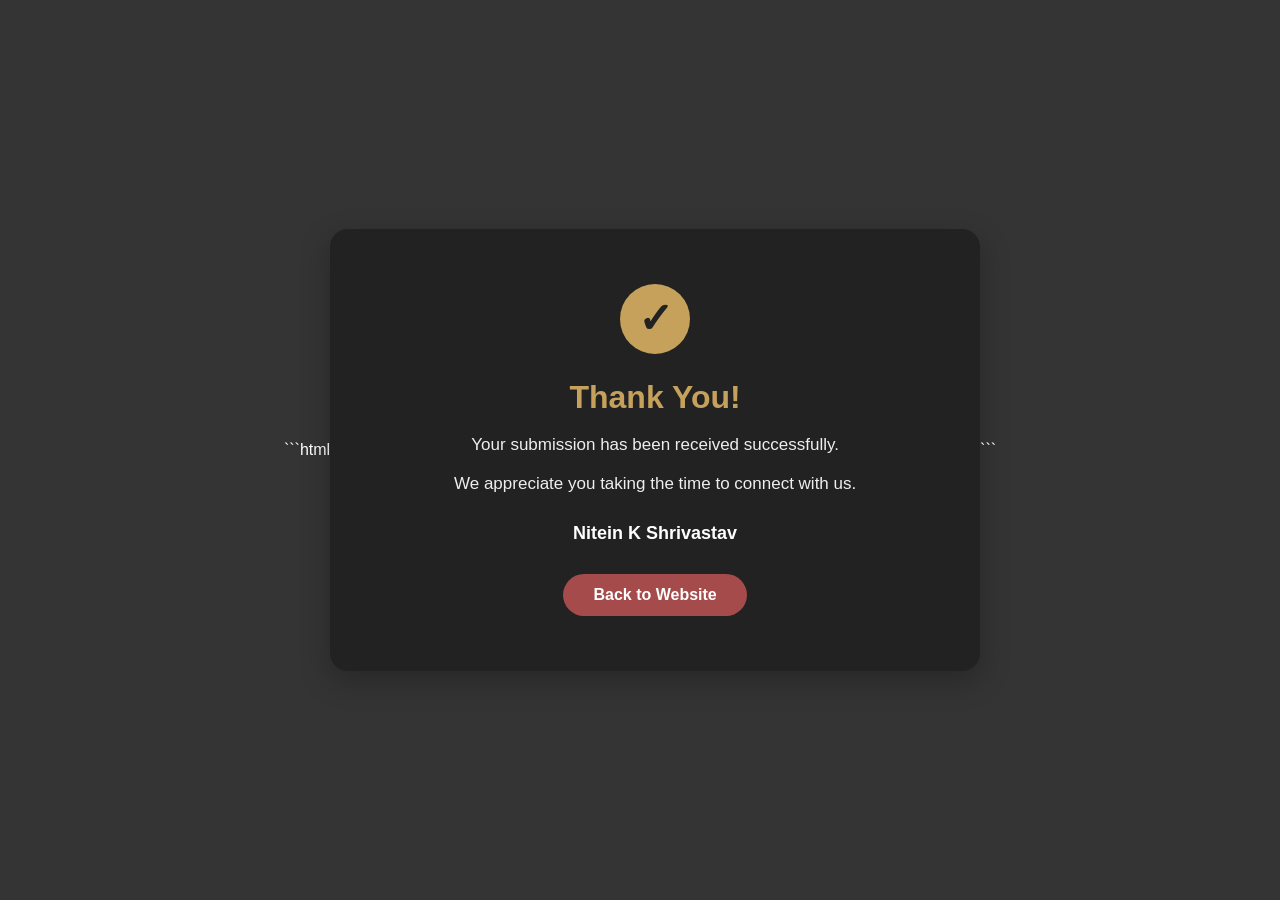
<file: thanks.html>
```html
<!DOCTYPE html>
<html lang="en">
<head>
    <meta charset="UTF-8">
    <meta name="viewport" content="width=device-width, initial-scale=1.0">

    <title>Thank You | Nitein K Shrivastav</title>

    <style>
        * {
            box-sizing: border-box;
        }

        body {
            margin: 0;
            font-family: Arial, sans-serif;
            background: #343434;
            color: #ffffff;
            min-height: 100vh;
            display: flex;
            align-items: center;
            justify-content: center;
        }

        .thank-you-container {
            width: 90%;
            max-width: 650px;
            text-align: center;
            background: #222222;
            padding: 55px 35px;
            border-radius: 18px;
            box-shadow: 0 10px 30px rgba(0, 0, 0, 0.25);
        }

        .checkmark {
            width: 70px;
            height: 70px;
            margin: 0 auto 25px auto;
            border-radius: 50%;
            background: #c6a15b;
            color: #222222;
            font-size: 42px;
            font-weight: bold;
            line-height: 70px;
        }

        h1 {
            margin: 0 0 15px 0;
            color: #c6a15b;
            font-size: 32px;
        }

        p {
            margin: 10px auto;
            max-width: 500px;
            font-size: 17px;
            line-height: 1.7;
            color: #eeeeee;
        }

        .author-name {
            margin-top: 25px;
            font-size: 18px;
            font-weight: bold;
            color: #ffffff;
        }

        .back-home {
            display: inline-block;
            margin-top: 30px;
            padding: 12px 30px;
            background: #A64B4B;
            color: #ffffff;
            text-decoration: none;
            border-radius: 25px;
            font-size: 16px;
            font-weight: bold;
            transition: 0.3s ease;
        }

        .back-home:hover {
            background: #8f3f3f;
        }

        @media (max-width: 600px) {
            .thank-you-container {
                padding: 40px 22px;
            }

            h1 {
                font-size: 27px;
            }

            p {
                font-size: 16px;
            }

            .checkmark {
                width: 60px;
                height: 60px;
                line-height: 60px;
                font-size: 35px;
            }
        }
    </style>
</head>

<body>

    <div class="thank-you-container">

        <div class="checkmark">✓</div>

        <h1>Thank You!</h1>

        <p>
            Your submission has been received successfully.
        </p>

        <p>
            We appreciate you taking the time to connect with us.
        </p>

        <div class="author-name">
            Nitein K Shrivastav
        </div>

        <a href="index.html" class="back-home">
            Back to Website
        </a>

    </div>

</body>
</html>
```
</file>
<file: style.css>
body {
    overflow-x: hidden;
    font-family: Arial, sans-serif;
    margin: 0;
    background: #f4f6f9;
    color: #333;
}
/* Navigation Bar */

.navbar{
    display:flex;
    justify-content:space-between;
    align-items:center;
    padding:18px 8%;
    background:#0B3C5D;
    position:sticky;
    top:0;
    z-index:1000;
}

.logo{
    color:white;
    font-size:24px;
    font-weight:bold;
}

.nav-links{
    display:flex;
    list-style:none;
    gap:35px;
    margin:0;
    padding:0;
}

.nav-links a{
    color:white;
    text-decoration:none;
    font-size:17px;
    transition:.3s;
}

.nav-links a:hover{
    color:#FFD166;
}
@media (max-width: 768px) {

    .navbar {
        padding: 12px 10px;
        flex-direction: column;
    }

    .logo {
        font-size: 18px;
        width: 100%;
        text-align: center;
        margin-bottom: 8px;
    }

    .nav-links {
        width: 100%;
        display: flex;
        flex-wrap: wrap;
        justify-content: center;
        gap: 8px 0;
    }

    .nav-links li {
        width: 33.33%;
        text-align: center;
    }

    .nav-links a {
        font-size: 14px;
        white-space: nowrap;
    }

}
header {
    background: #0B3C5D;
    color: white;
    padding: 35px 20px;
    text-align: center;
}

header h1 {
    font-size: 38px;
    margin: 0;
}

header p {
    font-size: 18px;
}

.hero{
    display:flex;
    align-items:center;
    justify-content:space-between;
    padding:80px 10%;
    gap:60px;
    background:linear-gradient(135deg,#ffffff,#f1f5f9);
    min-height:520px;
}

.hero-text{
    flex:1;
}

.hero-image{
    flex:1;
    text-align:center;
}

.hero-image img{
    width:340px;
    max-width:100%;
    border-radius:15px;
    box-shadow:0 20px 45px rgba(0,0,0,0.25);
    transition:0.3s;
}

.hero-image img:hover{
    transform:translateY(-8px);
}

@media (max-width: 768px) {

    .hero {
        flex-direction: column;
        padding: 50px 20px;
        gap: 30px;
    }

    .hero-image {
        width: 100%;
        display: block;
    }

    .hero-image img {
        width: 280px;
        max-width: 90%;
    }

    .hero h2 {
        font-size: 30px !important;
    }

    .hero-subtitle {
        font-size: 16px;
    }

    .hero p {
        font-size: 12px;
        line-height: 1.6;
    }


    /* 3D BOOK - MOBILE */

    .book-3d {
        width: 230px;
        height: 330px;
    }

    .book-cover-face {
        width: 230px;
        height: 330px;
    }

    .book-pages {
        width: 230px;
        height: 324px;
        left: 0;
    }

}
.tagline{
    color:#B8860B;
    font-weight:bold;
    letter-spacing:2px;
    font-size:14px;
}

.hero h2{
    font-size:52px;
    color:#0B3C5D;
    margin:15px 0;
    font-weight:800;
    line-height:1.2;
}

.hero-subtitle{
    font-size:28px;
    color:#555;
    line-height:1.4;
    margin:15px 0;
    font-weight:600;
}

.hero h3{
    font-size:24px;
    color:#555;
    margin-bottom:20px;
}

.hero p{
    font-size:18px;
    line-height:1.8;
    color:#555;
    max-width:650px;
}

.hero-tags{
    color:#222;
    font-size:18px;
    font-weight:800;
    margin:20px 0;
    letter-spacing:1px;
}
.leadership{
    color:#0B3C5D;
    font-weight:bold;
}

.operations{
    color:#B8860B;
    font-weight:bold;
}

.author{
    color:#8B0000;
    font-weight:bold;
}
.hero button{
    margin-top:25px;
}

.book-section {
    background:#f8fafc;
    margin:35px auto;
    padding:50px;
    max-width:1000px;
    border-radius:20px;
    box-shadow:0 12px 35px rgba(0,0,0,0.12);
}
.featured-title{
    text-align:center;
    color:#0B3C5D;
    font-size:32px;
    margin:0 0 40px 0;
}
.featured-title{
    width:100%;
}
.book-container{
    display:flex;
    align-items:center;
    justify-content:space-between;
    gap:70px;
    max-width:900px;
    margin:0 auto;
}
/* =========================
   PHYSICAL 3D BOOK
   ========================= */

.book-image {
    flex: 0 0 380px;
    width: 380px;
    text-align: center;
    perspective: 1400px;
    overflow: visible;
}

/* BOOK BODY */

.book-3d {
    position: relative;
    width: 310px;
    height: 440px;
    margin: 0 auto;

    transform-style: preserve-3d;

    /* IMPORTANT:
       The book itself does NOT rotate */
    transform: none;

    animation: none;
}


/* =========================
   FRONT & BACK COVERS
   ========================= */

.book-cover-face {
    position: absolute;

    width: 310px;
    height: 440px;

    top: 0;
    left: 0;

    transform-style: preserve-3d;

    backface-visibility: hidden;

    z-index: 20;
}

.book-cover-face img {
    width: 310px !important;
    height: 440px !important;

    max-width: none !important;

    object-fit: cover;

    display: block;

    border-radius: 3px;

    box-shadow:
        0 15px 30px rgba(0,0,0,0.25);
}


/* FRONT COVER
   Opens from the LEFT spine */

.book-front {
    transform-origin: left center;

    transform: translateZ(16px) rotateY(0deg);

    animation: frontCover 10s ease-in-out infinite;

    animation-play-state: paused;
}


/* BACK COVER */

.book-back {
    transform-origin: left center;

    transform:
        translateZ(-4px)
        rotateY(180deg);

    z-index: 1;

    animation: backCover 10s ease-in-out infinite;
    animation-play-state: paused;
}

.book-3d.book-active .book-back {
    animation-play-state: running;
}
@keyframes backCover {

    /* Hidden while front/pages are working */
    0%,
    68% {
        transform:
            translateZ(-4px)
            rotateY(180deg);
    }

    /* Back cover becomes visible */
    72%,
    78% {
        transform:
            translateZ(16px)
            rotateY(0deg);
    }

    /* Return */
    88% {
        transform:
            translateZ(16px)
            rotateY(90deg);
    }

    94%,
    100% {
        transform:
            translateZ(-4px)
            rotateY(180deg);
    }
}


/* =========================
   BOOK PAGES
   ========================= */

.book-pages {
    position: absolute;

    width: 276px;
    height: 394px;

    top: 3px;
    left: 2px;

    transform-style: preserve-3d;

    pointer-events: none;

    z-index: 10;
}


/* Every page is an individual sheet */

.book-pages span {
    position: absolute;

    width: 276px;
    height: 394px;

    top: 0;
    left: 0;

    display: flex;

    align-items: center;
    justify-content: center;

    background: linear-gradient(
        to right,
        #eeeeee 0%,
        #ffffff 8%,
        #ffffff 92%,
        #dddddd 100%
    );

    border-right: 1px solid #c8c8c8;

    border-radius: 1px;

    transform-origin: left center;

    transform-style: preserve-3d;

    backface-visibility: hidden;

    box-shadow:
        1px 0 3px rgba(0,0,0,0.12);

    /* WORD ON PAGE */

    font-size: 28px;
    font-weight: 700;

    letter-spacing: 2px;

    color: #0B3C5D;

    text-align: center;

    animation-duration: 10s;
    animation-timing-function: ease-in-out;
    animation-iteration-count: infinite;
    animation-play-state: paused;
}


/* =========================
   PAGE TURN SEQUENCE
   ========================= */

.book-pages span:nth-child(1) {
    z-index: 6;
    animation-name: turnPage1;
}

.book-pages span:nth-child(2) {
    z-index: 5;
    animation-name: turnPage2;
}

.book-pages span:nth-child(3) {
    z-index: 4;
    animation-name: turnPage3;
}

.book-pages span:nth-child(4) {
    z-index: 3;
    animation-name: turnPage4;
}

.book-pages span:nth-child(5) {
    z-index: 2;
    animation-name: turnPage5;
}

.book-pages span:nth-child(6) {
    z-index: 1;
    animation-name: turnPage6;
}


/* Start animation when visible */

.book-3d.book-active .book-front,
.book-3d.book-active .book-pages span {
    animation-play-state: running;
}


/* =========================
   FRONT COVER OPEN
   ========================= */

@keyframes frontCover {

    /* Closed */
    0%,
    12% {
        transform:
            translateZ(16px)
            rotateY(0deg);
    }

    /* Slowly opening */
    18% {
        transform:
            translateZ(16px)
            rotateY(-70deg);
    }

    /* Fully open */
    24%,
    78% {
        transform:
            translateZ(16px)
            rotateY(-180deg);
    }

    /* Closing */
    86% {
        transform:
            translateZ(16px)
            rotateY(-110deg);
    }

    /* Closed again */
    94%,
    100% {
        transform:
            translateZ(16px)
            rotateY(0deg);
    }
}


/* =========================
   PAGE 1
   ========================= */

@keyframes turnPage1 {

    /* Page lying flat */
    0%,
    25% {
        transform: rotateY(0deg);
    }

    /* Page begins lifting */
    29% {
        transform: rotateY(-65deg);
    }

    /* Edge-on */
    33% {
        transform: rotateY(-90deg);
    }

    /* Page lands on other side */
    38%,
    70% {
        transform: rotateY(-180deg);
    }

    /* Return */
    76% {
        transform: rotateY(-120deg);
    }

    82% {
        transform: rotateY(-65deg);
    }

    88%,
    100% {
        transform: rotateY(0deg);
    }
}


/* =========================
   PAGE 2
   ========================= */

@keyframes turnPage2 {

    0%,
    31% {
        transform: rotateY(0deg);
    }

    35% {
        transform: rotateY(-65deg);
    }

    39% {
        transform: rotateY(-90deg);
    }

    44%,
    70% {
        transform: rotateY(-180deg);
    }

    78% {
        transform: rotateY(-120deg);
    }

    84% {
        transform: rotateY(-65deg);
    }

    90%,
    100% {
        transform: rotateY(0deg);
    }
}


/* =========================
   PAGE 3
   ========================= */

@keyframes turnPage3 {

    0%,
    37% {
        transform: rotateY(0deg);
    }

    41% {
        transform: rotateY(-65deg);
    }

    45% {
        transform: rotateY(-90deg);
    }

    50%,
    70% {
        transform: rotateY(-180deg);
    }

    78% {
        transform: rotateY(-120deg);
    }

    84% {
        transform: rotateY(-65deg);
    }

    90%,
    100% {
        transform: rotateY(0deg);
    }
}


/* =========================
   PAGE 4
   ========================= */

@keyframes turnPage4 {

    0%,
    43% {
        transform: rotateY(0deg);
    }

    47% {
        transform: rotateY(-65deg);
    }

    51% {
        transform: rotateY(-90deg);
    }

    56%,
    70% {
        transform: rotateY(-180deg);
    }

    78% {
        transform: rotateY(-120deg);
    }

    84% {
        transform: rotateY(-65deg);
    }

    90%,
    100% {
        transform: rotateY(0deg);
    }
}


/* =========================
   PAGE 5
   ========================= */

@keyframes turnPage5 {

    0%,
    49% {
        transform: rotateY(0deg);
    }

    53% {
        transform: rotateY(-65deg);
    }

    57% {
        transform: rotateY(-90deg);
    }

    62%,
    70% {
        transform: rotateY(-180deg);
    }

    78% {
        transform: rotateY(-120deg);
    }

    84% {
        transform: rotateY(-65deg);
    }

    90%,
    100% {
        transform: rotateY(0deg);
    }
}


/* =========================
   PAGE 6
   ========================= */

@keyframes turnPage6 {

    0%,
    55% {
        transform: rotateY(0deg);
    }

    59% {
        transform: rotateY(-65deg);
    }

    63% {
        transform: rotateY(-90deg);
    }

    68%,
    70% {
        transform: rotateY(-180deg);
    }

    78% {
        transform: rotateY(-120deg);
    }

    84% {
        transform: rotateY(-65deg);
    }

    90%,
    100% {
        transform: rotateY(0deg);
    }
}

.book-content{
    flex:1;
    max-width:500px;
    background:#f1f5f9;
    padding:30px;
    border-radius:15px;
}
.featured-label{
    color:#B8860B;
    font-size:15px;
    font-weight:700;
    letter-spacing:3px;
    text-transform:uppercase;
    margin-bottom:10px;
}

.book-section h3{
    font-size:20px;
    color:#555;
    font-weight:500;
    margin-bottom:1px;
}

.book-tagline{
    text-decoration: underline;
    text-underline-offset: 4px;
    font-weight:600;
    color:#A64B4B;
}
.book-section p{
    font-size:17px;
    line-height:1.8;
    color:#444;
    text-align:left;
    margin:8px 0 5px 0;
}
.book-action-row {
    display: flex;
    align-items: center;
    justify-content: center;
    gap: 20px;
    margin-top: 20px;
}

.book-action-row .book-price {
    margin: 0;
    font-size: 18px;
    font-weight: 700;
    color: #0B3C5D;
}
.book-action-row {
    margin-top: 25px;
}

.book-price {
    font-size: 20px;
    font-weight: bold;
    margin-bottom: 15px;
}

.book-buttons {
    display: flex;
    gap: 12px;
    align-items: center;
    flex-wrap: wrap;
}

.request-copy,
.plan-finances {
    display: inline-block;
    padding: 12px 22px;
    border-radius: 5px;
    text-decoration: none;
    font-weight: bold;
    transition: 0.3s ease;
}

.request-copy {
    background: #A64B4B;
    color: white;
}

.request-copy:hover {
    background: #8f3f3f;
}

.plan-finances {
    background: #c6a15b;
    color: white;
}

.plan-finances:hover {
    background: #ad8947;
}
@media (max-width: 600px) {

    .book-buttons {
        flex-direction: column;
        align-items: stretch;
    }

    .request-copy,
    .plan-finances {
        text-align: center;
        width: 100%;
        box-sizing: border-box;
    }

}
.why-book{
    padding:60px 10%;
    text-align:center;
    background:#f4f6f9;
}

.why-book h2{
    color:#0B3C5D;
    font-size:36px;
    margin-bottom:40px;
}

.why-container{
    display:flex;
    gap:30px;
    justify-content:center;
}

.why-card{
    background:white;
    padding:30px;
    border-radius:15px;
    box-shadow:0 8px 25px rgba(0,0,0,0.12);
    flex:1;
}

.why-card h3{
    color:#0B3C5D;
}

.why-card p{
    color:#555;
    line-height:1.7;
}

@media(max-width:768px){

    .why-container,
    .book-container,
    .about-container{
        flex-direction:column;
    }

    .book-section{
        margin:30px 15px;
        padding:25px 15px;
    }

    .book-container{
        gap:30px;
        max-width:100%;
    }

    .book-image{
        flex:0 0 auto;
        width:100%;
    }

    .book-section img{
        width:100%;
        max-width:300px;
    }

    .book-content{
        width:100%;
        box-sizing:border-box;
        padding:20px;
    }

    .featured-title{
        font-size:26px;
        margin-bottom:25px;
    }

}
.book-section img {
    width:430px;
    max-width:100%;
    border-radius:15px;
    box-shadow:0 15px 35px rgba(0,0,0,0.25);
}
@media(max-width:600px){

    .book-section img{
        width:280px;
        max-width:100%;
    }

}
.copy-request-form {
    display: none;
    margin-top: 25px;
    background: #ffffff;
    padding: 25px;
    border-radius: 15px;
    box-shadow: 0 8px 25px rgba(0,0,0,0.10);
    text-align: left;
}
.copy-success {
    display: none;
    text-align: center;
    color: #0B3C5D;
    font-weight: 600;
    line-height: 1.6;
    max-width: 320px;
    margin: 0 auto 20px auto;
}

.copy-request-form h3 {
    color: #0B3C5D;
    margin-top: 0;
    margin-bottom: 20px;
    text-align: center;
}

.copy-request-form label {
    display: block;
    margin-top: 12px;
    margin-bottom: 6px;
    font-weight: 600;
    color: #333;
}

.copy-request-form input,
.copy-request-form textarea {
    width: 100%;
    padding: 10px;
    border: 1px solid #ccc;
    border-radius: 8px;
    font-size: 16px;
    box-sizing: border-box;
}

.copy-request-form textarea {
    resize: vertical;
}

.copy-request-form button {
    margin-top: 18px;
    padding: 12px 30px;
    background: #A64B4B;
    color: white;
    border: none;
    border-radius: 25px;
    font-size: 16px;
    font-weight: bold;
    cursor: pointer;
}
.request-copy {
    display: inline-block;
    margin-top: 18px;
    padding: 12px 30px;
    background: #A64B4B;
    color: white;
    border: none;
    border-radius: 25px;
    font-size: 16px;
    font-weight: bold;
    cursor: pointer;
    text-decoration: none;
}

.request-copy:hover {
    background: #8f3f3f;
}
.give-review {
    display: inline-block;
    margin-top: 18px;
    padding: 12px 30px;
    background: #A64B4B;
    color: white;
    border: none;
    border-radius: 25px;
    font-size: 16px;
    font-weight: bold;
    cursor: pointer;
    text-decoration: none;
}

.give-review:hover {
    background: #8f3f3f;
}
.book-benefits{
    list-style:none;
    padding:0;
    margin:0;
}

.book-benefits li{
    padding:0px 0;
    color:#333;
    font-size:17px;
    font-weight:500;
}
.book-benefits li:first-child {
    padding-top: 0;
}

button {
    margin-top:15px;
    padding:15px 40px;
    background:#A64B4B;
    color:white;
    border:none;
    border-radius:30px;
    font-size:17px;
    font-weight:bold;
    cursor:pointer;
    letter-spacing:0.5px;
    box-shadow:0 8px 20px rgba(0,0,0,0.20);
    transition:0.3s;
}

button:hover {
    background:#7D2E2E;
    transform:translateY(-3px);
}
.contact .mentorship-button {
    display: inline-block;
    margin-top: 2px;
    padding: 12px 30px;
    background: #A64B4B;
    color: #ffffff;
    border: none;
    border-radius: 25px;
    font-size: 16px;
    font-weight: bold;
    cursor: pointer;
    text-decoration: none;
}

.contact .mentorship-button:hover {
    background: #8f3f3f;
}

.about{
    background:#f8fafc;
    padding:70px 10%;
    text-align:center;
}

.about h2{
    font-size:38px;
    color:#0B3C5D;
    margin-bottom:30px;
}

.about p{
    max-width:900px;
    margin:auto;
    font-size:18px;
    line-height:1.9;
    color:#444;
    text-align:justify;
}

.about-container{
    display:flex;
    align-items:center;
    gap:60px;
}

.about-image{
    flex:1;
    text-align:center;
}
.about-image img{
    width:300px;
    height:380px;
    object-fit:cover;
    border-radius:20px;
    border:5px solid white;
    box-shadow:0 15px 35px rgba(0,0,0,0.20);
    transition:0.3s;
}

.about-image img:hover{
    transform:translateY(-6px);
}

.about-content{
    flex:2;
    background:linear-gradient(135deg,#eef6ff,#ffffff);
    padding:35px;
    border-radius:18px;
    box-shadow:0 10px 30px rgba(11,60,93,0.12);
}

@media(max-width:768px){

    .about-container{
        flex-direction:column;
        text-align:center;
    }

    .about p{
        text-align:left;
        font-size:16px;
        line-height:1.6;
    }

    .about-image img {
        width:250px;
        height:auto;
    }

    .about {
        padding:40px 20px;
        box-sizing:border-box;
    }

}

.highlights{
    background:#f4f6f9;
    padding:70px 10%;
    text-align:center;
}

.highlights h2{
    color:#0B3C5D;
    font-size:38px;
    margin-bottom:40px;
}

.highlight-container{
    display:flex;
    justify-content:center;
    gap:25px;
    flex-wrap:wrap;
}

.highlight-card{
    background:white;
    width:220px;
    padding:30px 20px;
    border-radius:18px;
    box-shadow:0 10px 25px rgba(0,0,0,0.12);
    transition:0.3s;
}

.highlight-card:hover{
    transform:translateY(-8px);
}

.highlight-card h3{
    color:#A64B4B;
    font-size:30px;
    margin-bottom:10px;
}

.highlight-card p{
    margin:0;
    color:#555;
    text-align:center;
    line-height:1.6;
}

.contact {
background: #29465b;
 color: white;
text-align: center;
padding: 20px 20px;
}
.contact-email {
    color: #f5f1e8;
    text-decoration: underline;
    font-weight: 600;
    font-size: 17px;
}
.contact p {
    margin: 6px 0;
}

.contact .mentorship-button {
    margin-top: 2px;
}
#book {
    scroll-margin-top: 80px;
}

.reviews-section {
    background: #f8fafc;
    margin: 35px auto;
    padding: 50px;
    max-width: 1000px;
    border-radius: 20px;
    box-shadow: 0 12px 35px rgba(0,0,0,0.12);
    text-align: center;
}

.reviews-section h2 {
    color: #0B3C5D;
    font-size: 32px;
    margin: 0 0 15px 0;
}

.reviews-section p {
    font-size: 17px;
    line-height: 1.7;
    color: #444;
}

.review-form {
    display: none;
    max-width: 600px;
    margin: 30px auto 0;
    background: #ffffff;
    padding: 30px;
    border-radius: 15px;
    box-shadow: 0 8px 25px rgba(0,0,0,0.10);
    text-align: left;
}

.review-form label {
    display: block;
    margin-top: 12px;
    margin-bottom: 6px;
    font-weight: 600;
    color: #333;
}

.review-form input,
.review-form select,
.review-form textarea {
    width: 100%;
    padding: 10px;
    border: 1px solid #ccc;
    border-radius: 8px;
    font-size: 16px;
    box-sizing: border-box;
}

.review-form textarea {
    resize: vertical;
}

.review-form button {
    display: block;
    margin: 20px auto 0;
    padding: 12px 30px;
    background: #A64B4B;
    color: white;
    border: none;
    border-radius: 25px;
    font-size: 16px;
    font-weight: bold;
    cursor: pointer;
}
.review-success {
    display: none;
    text-align: center;
    color: #0B3C5D;
    font-weight: 600;
    line-height: 1.6;
    max-width: 400px;
    margin: 25px auto;
}

.approved-reviews {
    margin: 40px auto 0;
    max-width: 700px;
    text-align: center;
}

.approved-reviews h3 {
    color: #0B3C5D;
    font-size: 26px;
    margin-bottom: 25px;
}

.review-card {
    background: #ffffff;
    padding: 25px 30px;
    border-radius: 15px;
    box-shadow: 0 8px 25px rgba(0,0,0,0.10);
    text-align: center;
}

.review-stars {
    margin-bottom: 12px;
    display: inline-flex;
    gap: 2px;
}

.review-stars span {
    color: #7a3030;
    font-size: 22px;
    display: inline-block;
    animation: starGlow 2.5s ease-in-out infinite;
}

.review-stars span:nth-child(1) {
    animation-delay: 0s;
}

.review-stars span:nth-child(2) {
    animation-delay: 0.25s;
}

.review-stars span:nth-child(3) {
    animation-delay: 0.5s;
}

.review-stars span:nth-child(4) {
    animation-delay: 0.75s;
}

.review-stars span:nth-child(5) {
    animation-delay: 1s;
}

@keyframes starGlow {
    0%, 100% {
        color: #7a3030;
        transform: scale(1);
        text-shadow: none;
    }

    40% {
        color: #A64B4B;
        transform: scale(1.3);
        text-shadow: 0 0 8px rgba(166, 75, 75, 0.6);
    }

    60% {
        color: #A64B4B;
        transform: scale(1.15);
        text-shadow: 0 0 5px rgba(166, 75, 75, 0.4);
    }
}

.review-text {
    color: #444;
    font-size: 17px;
    line-height: 1.7;
    font-style: italic;
    margin: 0 0 15px;
}

.review-author {
    color: #0B3C5D;
    font-size: 15px;
    font-weight: 600;
    margin: 0;
}

.reviews-slider {
    overflow: hidden;
    width: 100%;
    margin-top: 20px;
}

.reviews-track {
    display: flex;
    width: max-content;
    animation: reviewScroll 45s linear infinite;
}

.review-group {
    display: flex;
    gap: 25px;
    flex-shrink: 0;
}

.review-group .review-card {
    width: 600px;
    flex-shrink: 0;
    box-sizing: border-box;
}

@keyframes reviewScroll {
    from {
        transform: translateX(0);
    }

    to {
        transform: translateX(-50%);
    }
}
/* =========================
   BACK TO WEBSITE BUTTON
========================= */

.back-to-website {
    display: inline-block;
    margin-bottom: 20px;
    padding: 10px 18px;
    background: #A64B4B;
    color: white;
    text-decoration: none;
    border-radius: 6px;
    font-weight: bold;
    font-size: 14px;
    transition: 0.3s;
}

.back-to-website:hover {
    background: #8f3f3f;
    color: white;
}

footer {
    background: #1f3647;
    color: #f5f1e8;
    text-align: center;
    padding: 15px;
}

@media(max-width:600px){
    header h1 {
        font-size: 28px;
    }

    .book-section {
        margin: 15px;
    }
}
</file>
